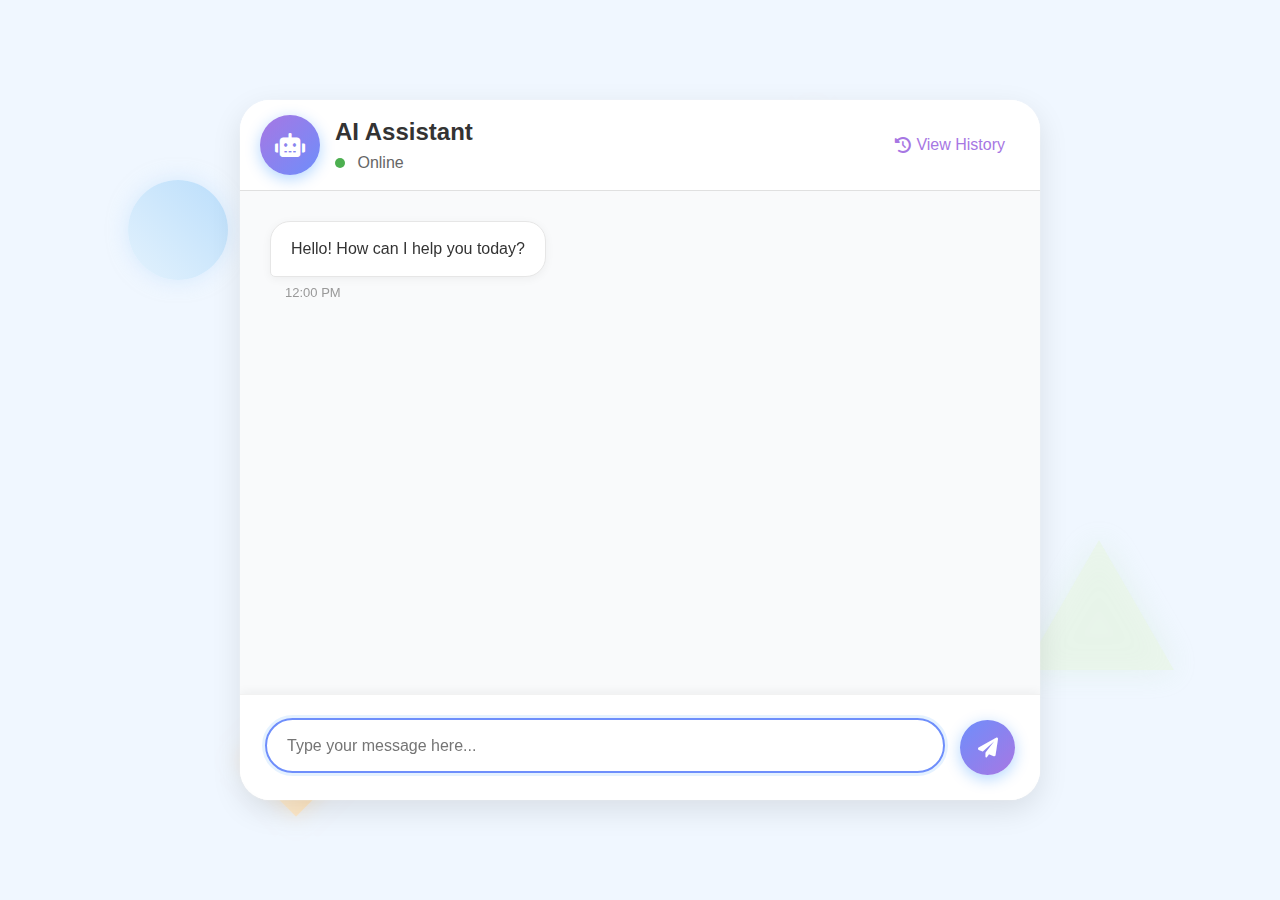
<file: index.html>
<!DOCTYPE html>
<html lang="en">
<head>
    <meta charset="UTF-8">
    <meta name="viewport" content="width=device-width, initial-scale=1.0">
    <title>Modern Chatbot</title>
    <link rel="stylesheet" href="style.css">
    <link rel="stylesheet" href="https://cdnjs.cloudflare.com/ajax/libs/font-awesome/6.0.0/css/all.min.css">
</head>
<body>
    <div class="vector-shapes">
        <div class="shape"></div> <!-- Circle -->
        <div class="shape"></div> <!-- Triangle -->
        <div class="shape"></div> <!-- Square -->
        <div class="shape"></div> <!-- Hexagon -->
        <div class="shape"></div> <!-- Star -->
        <div class="shape"></div> <!-- Diamond -->
        <div class="shape"></div> <!-- Heart -->
    </div>
    
    <div class="chat-container">
        <div class="chat-header">
            <div class="bot-info">
                <div class="bot-avatar">
                    <i class="fas fa-robot"></i>
                </div>
                <div class="bot-status">
                    <h2>AI Assistant</h2>
                    <span class="status-dot"></span>
                    <span class="status-text">Online</span>
                </div>
            </div>
            <a href="history.html" class="history-btn">
                <i class="fas fa-history"></i>
                View History
            </a>
        </div>
        
        <div class="chat-messages" id="chat-messages">
            <div class="message bot-message">
                <div class="message-content">
                    <p>Hello! How can I help you today?</p>
                </div>
                <div class="message-time">12:00 PM</div>
            </div>
        </div>

        <div class="chat-input-container">
            <div class="input-wrapper">
                <input type="text" id="user-input" placeholder="Type your message here...">
                <button id="send-button">
                    <i class="fas fa-paper-plane"></i>
                </button>
            </div>
        </div>
    </div>
    <script src="script.js"></script>
</body>
</html>
</file>
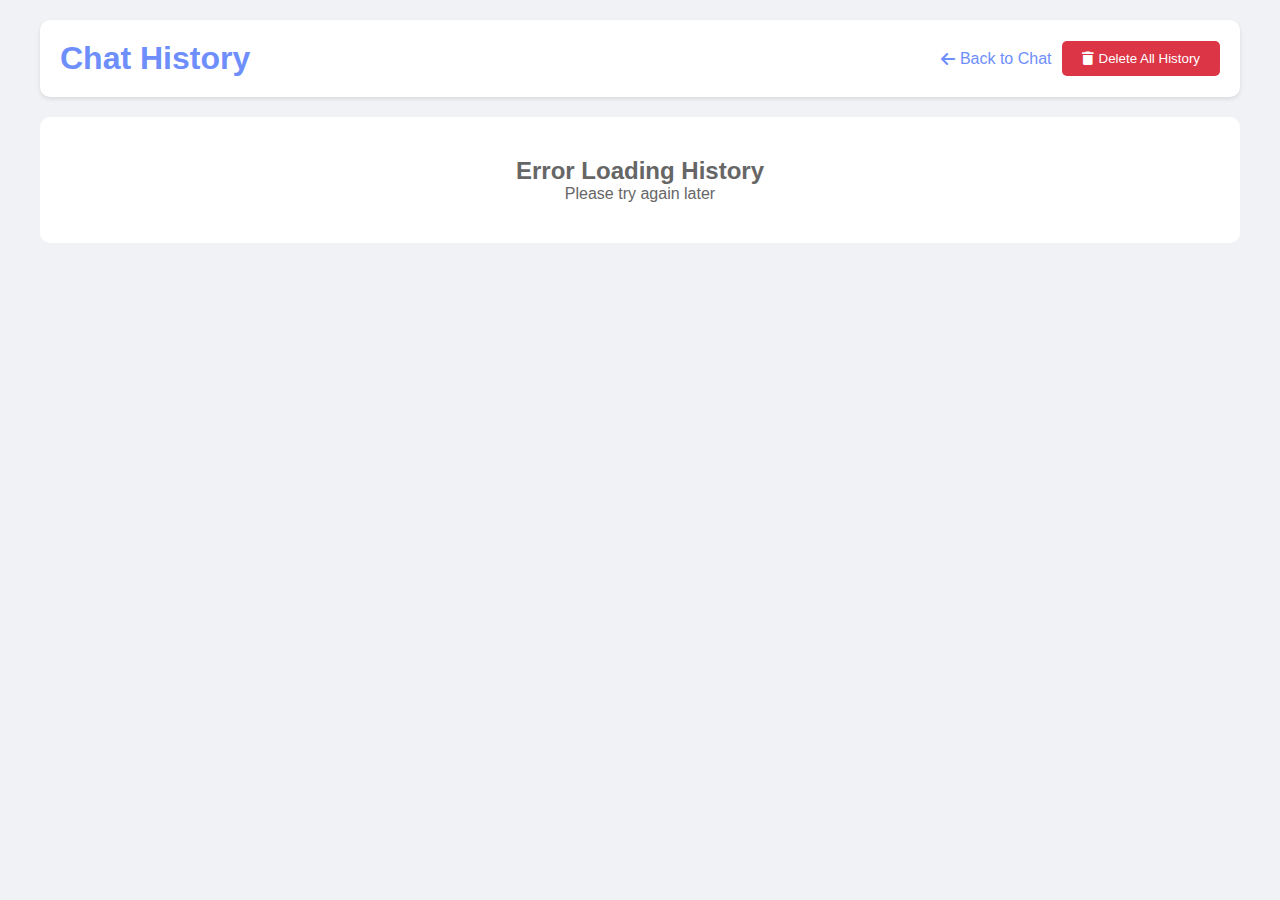
<file: history.html>
<!DOCTYPE html>
<html lang="en">
<head>
    <meta charset="UTF-8">
    <meta name="viewport" content="width=device-width, initial-scale=1.0">
    <title>Chat History</title>
    <link rel="stylesheet" href="https://cdnjs.cloudflare.com/ajax/libs/font-awesome/6.0.0/css/all.min.css">
    <style>
        * {
            margin: 0;
            padding: 0;
            box-sizing: border-box;
            font-family: 'Segoe UI', Tahoma, Geneva, Verdana, sans-serif;
        }

        body {
            background: #f0f2f5;
            min-height: 100vh;
            padding: 20px;
        }

        .container {
            max-width: 1200px;
            margin: 0 auto;
        }

        .header {
            display: flex;
            justify-content: space-between;
            align-items: center;
            margin-bottom: 20px;
            padding: 20px;
            background: white;
            border-radius: 10px;
            box-shadow: 0 2px 4px rgba(0,0,0,0.1);
        }

        .header h1 {
            color: #6e8efb;
        }

        .actions {
            display: flex;
            gap: 10px;
        }

        .btn {
            padding: 10px 20px;
            border: none;
            border-radius: 5px;
            cursor: pointer;
            font-weight: 500;
            display: flex;
            align-items: center;
            gap: 5px;
            transition: all 0.3s ease;
        }

        .btn-primary {
            background: #6e8efb;
            color: white;
        }

        .btn-danger {
            background: #dc3545;
            color: white;
        }

        .btn:hover {
            opacity: 0.9;
            transform: translateY(-1px);
        }

        .chat-list {
            display: flex;
            flex-direction: column;
            gap: 15px;
        }

        .chat-item {
            background: white;
            border-radius: 10px;
            padding: 20px;
            box-shadow: 0 2px 4px rgba(0,0,0,0.1);
            position: relative;
        }

        .chat-header {
            display: flex;
            justify-content: space-between;
            align-items: center;
            margin-bottom: 10px;
            padding-bottom: 10px;
            border-bottom: 1px solid #eee;
        }

        .timestamp {
            color: #666;
            font-size: 0.9em;
        }

        .delete-btn {
            background: none;
            border: none;
            color: #dc3545;
            cursor: pointer;
            padding: 5px;
            border-radius: 5px;
            transition: all 0.3s ease;
        }

        .delete-btn:hover {
            background: #ffebee;
        }

        .message {
            margin: 10px 0;
            padding: 10px;
            border-radius: 5px;
        }

        .user-message {
            background: #e3f2fd;
            margin-left: 20px;
        }

        .bot-message {
            background: #f5f5f5;
            margin-right: 20px;
        }

        .no-history {
            text-align: center;
            padding: 40px;
            background: white;
            border-radius: 10px;
            color: #666;
        }

        .back-btn {
            text-decoration: none;
            color: #6e8efb;
            display: flex;
            align-items: center;
            gap: 5px;
        }

        .back-btn:hover {
            text-decoration: underline;
        }
    </style>
</head>
<body>
    <div class="container">
        <div class="header">
            <h1>Chat History</h1>
            <div class="actions">
                <a href="index.html" class="back-btn">
                    <i class="fas fa-arrow-left"></i>
                    Back to Chat
                </a>
                <button class="btn btn-danger" id="deleteAllBtn">
                    <i class="fas fa-trash"></i>
                    Delete All History
                </button>
            </div>
        </div>

        <div id="chatList" class="chat-list">
            <!-- Chat history will be loaded here -->
        </div>
    </div>

    <script>
        const API_URL = 'http://localhost:8000';
        const chatList = document.getElementById('chatList');
        const deleteAllBtn = document.getElementById('deleteAllBtn');

        // Function to format timestamp
        function formatTimestamp(timestamp) {
            const date = new Date(timestamp);
            return date.toLocaleString();
        }

        // Function to create a chat item element
        function createChatItem(chat) {
            const chatItem = document.createElement('div');
            chatItem.className = 'chat-item';
            chatItem.innerHTML = `
                <div class="chat-header">
                    <span class="timestamp">${formatTimestamp(chat.timestamp)}</span>
                    <button class="delete-btn" data-id="${chat.id}">
                        <i class="fas fa-times"></i>
                    </button>
                </div>
                <div class="message user-message">
                    <strong>User:</strong> ${chat.user_input}
                </div>
                <div class="message bot-message">
                    <strong>Bot:</strong> ${chat.chatbot_response}
                </div>
            `;
            return chatItem;
        }

        // Function to load chat history
        async function loadChatHistory() {
            try {
                const response = await fetch(`${API_URL}/chat-history`);
                const data = await response.json();
                
                if (data.history.length === 0) {
                    chatList.innerHTML = `
                        <div class="no-history">
                            <i class="fas fa-history" style="font-size: 48px; margin-bottom: 20px;"></i>
                            <h2>No Chat History</h2>
                            <p>Your chat history will appear here</p>
                        </div>
                    `;
                    return;
                }

                chatList.innerHTML = '';
                data.history.forEach(chat => {
                    chatList.appendChild(createChatItem(chat));
                });

                // Add event listeners to delete buttons
                document.querySelectorAll('.delete-btn').forEach(btn => {
                    btn.addEventListener('click', async (e) => {
                        const chatId = e.currentTarget.dataset.id;
                        if (confirm('Are you sure you want to delete this chat?')) {
                            await deleteChat(chatId);
                        }
                    });
                });
            } catch (error) {
                console.error('Error loading chat history:', error);
                chatList.innerHTML = `
                    <div class="no-history">
                        <h2>Error Loading History</h2>
                        <p>Please try again later</p>
                    </div>
                `;
            }
        }

        // Function to delete a single chat
        async function deleteChat(chatId) {
            try {
                const response = await fetch(`${API_URL}/chat/${chatId}`, {
                    method: 'DELETE'
                });
                
                if (response.ok) {
                    loadChatHistory(); // Reload the history
                } else {
                    alert('Failed to delete chat');
                }
            } catch (error) {
                console.error('Error deleting chat:', error);
                alert('Error deleting chat');
            }
        }

        // Function to delete all chat history
        async function deleteAllHistory() {
            if (confirm('Are you sure you want to delete all chat history? This action cannot be undone.')) {
                try {
                    const response = await fetch(`${API_URL}/chat-history`, {
                        method: 'DELETE'
                    });
                    
                    if (response.ok) {
                        loadChatHistory(); // Reload the history
                    } else {
                        alert('Failed to delete all history');
                    }
                } catch (error) {
                    console.error('Error deleting all history:', error);
                    alert('Error deleting all history');
                }
            }
        }

        // Add event listener to delete all button
        deleteAllBtn.addEventListener('click', deleteAllHistory);

        // Load chat history when page loads
        loadChatHistory();
    </script>
</body>
</html>
</file>
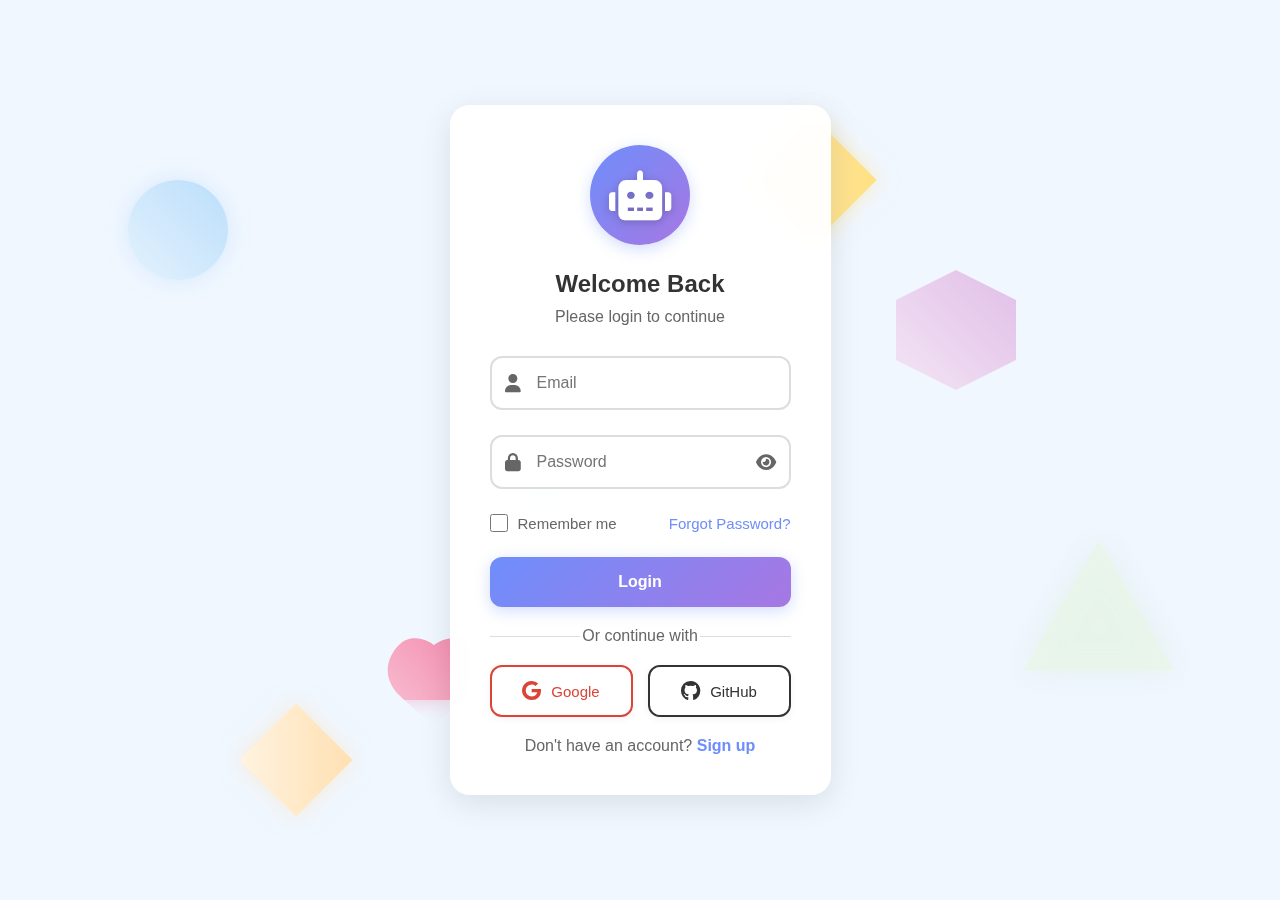
<file: login.html>
<!DOCTYPE html>
<html lang="en">
<head>
    <meta charset="UTF-8">
    <meta name="viewport" content="width=device-width, initial-scale=1.0">
    <title>Login - Modern Chatbot</title>
    <link rel="stylesheet" href="style.css">
    <link rel="stylesheet" href="https://cdnjs.cloudflare.com/ajax/libs/font-awesome/6.0.0/css/all.min.css">
</head>
<body>
    <div class="vector-shapes">
        <div class="shape"></div>
        <div class="shape"></div>
        <div class="shape"></div>
        <div class="shape"></div>
        <div class="shape"></div>
        <div class="shape"></div>
        <div class="shape"></div>
    </div>

    <div class="login-container">
        <div class="login-box">
            <div class="login-header">
                <div class="bot-avatar">
                    <i class="fas fa-robot"></i>
                </div>
                <h2>Welcome Back</h2>
                <p>Please login to continue</p>
            </div>
            
            <form id="login-form" class="login-form">
                <div class="input-group">
                    <i class="fas fa-user"></i>
                    <input type="email" id="email" placeholder="Email" required>
                    <div class="error-message"></div>
                </div>
                
                <div class="input-group">
                    <i class="fas fa-lock"></i>
                    <input type="password" id="password" placeholder="Password" required>
                    <i class="fas fa-eye toggle-password"></i>
                    <div class="error-message"></div>
                </div>
                
                <div class="remember-forgot">
                    <label>
                        <input type="checkbox" id="remember">
                        Remember me
                    </label>
                    <a href="#" class="forgot-password">Forgot Password?</a>
                </div>
                
                <button type="submit" class="login-btn">
                    <span class="btn-text">Login</span>
                    <div class="spinner"></div>
                </button>

                <div class="social-login">
                    <p>Or continue with</p>
                    <div class="social-buttons">
                        <button type="button" class="social-btn google">
                            <i class="fab fa-google"></i>
                            Google
                        </button>
                        <button type="button" class="social-btn github">
                            <i class="fab fa-github"></i>
                            GitHub
                        </button>
                    </div>
                </div>
            </form>
            
            <div class="login-footer">
                <p>Don't have an account? <a href="signup.html" class="signup-link">Sign up</a></p>
            </div>
        </div>
    </div>

    <!-- Toast Notification -->
    <div class="toast" id="toast"></div>

    <script src="login.js"></script>
</body>
</html>
</file>
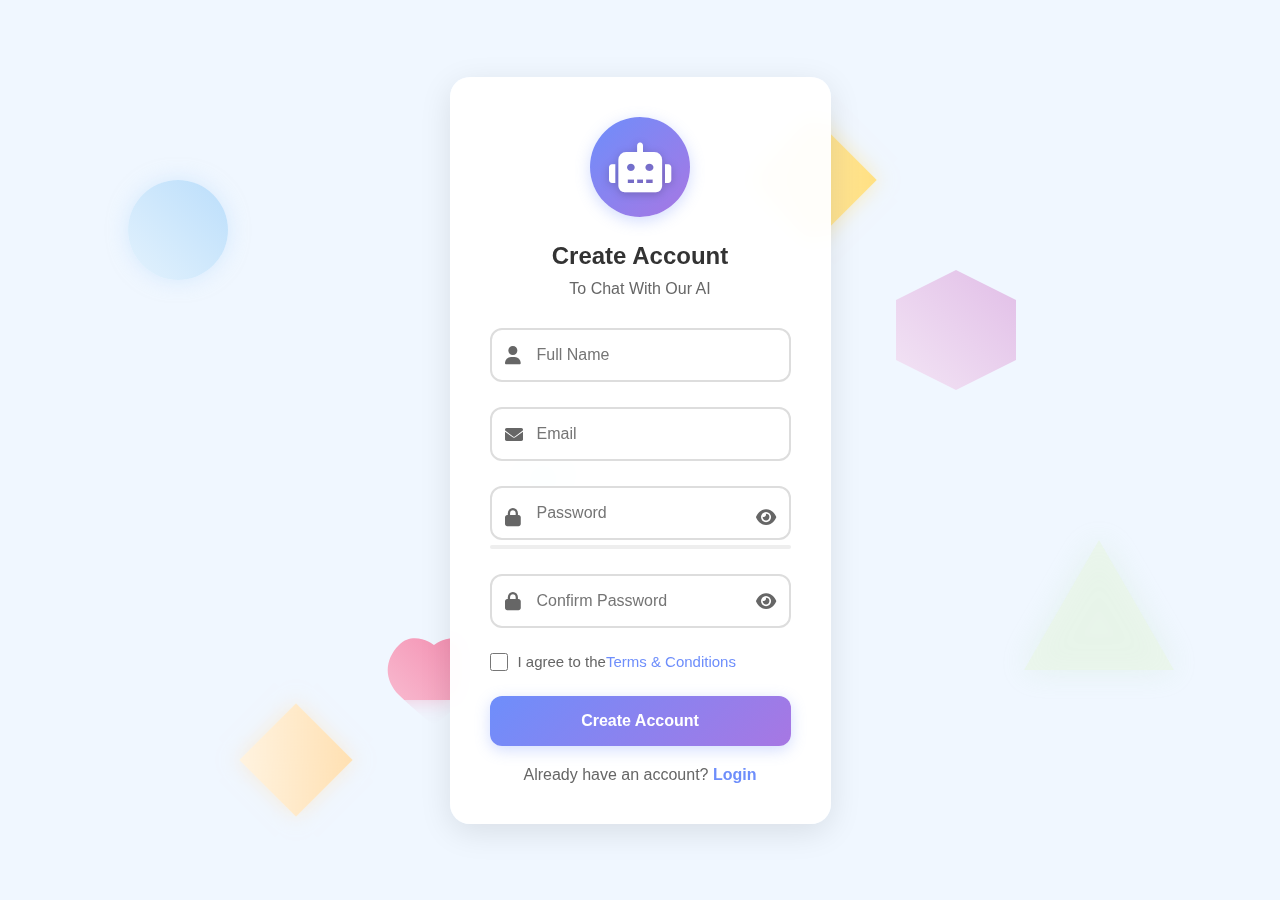
<file: signup.html>
<!DOCTYPE html>
<html lang="en">
<head>
    <meta charset="UTF-8">
    <meta name="viewport" content="width=device-width, initial-scale=1.0">
    <title>Sign Up - Modern Chatbot</title>
    <link rel="stylesheet" href="style.css">
    <link rel="stylesheet" href="https://cdnjs.cloudflare.com/ajax/libs/font-awesome/6.0.0/css/all.min.css">
</head>
<body>
    <div class="vector-shapes">
        <div class="shape"></div>
        <div class="shape"></div>
        <div class="shape"></div>
        <div class="shape"></div>
        <div class="shape"></div>
        <div class="shape"></div>
        <div class="shape"></div>
    </div>

    <div class="login-container">
        <div class="login-box">
            <div class="login-header">
                <div class="bot-avatar">
                    <i class="fas fa-robot"></i>
                </div>
                <h2>Create Account</h2>
                <p>To Chat With Our AI</p>
            </div>
            
            <form id="signup-form" class="login-form">
                <div class="input-group">
                    <i class="fas fa-user"></i>
                    <input type="text" id="fullname" placeholder="Full Name" required>
                    <div class="error-message"></div>
                </div>

                <div class="input-group">
                    <i class="fas fa-envelope"></i>
                    <input type="email" id="email" placeholder="Email" required>
                    <div class="error-message"></div>
                </div>
                
                <div class="input-group">
                    <i class="fas fa-lock"></i>
                    <input type="password" id="password" placeholder="Password" required>
                    <i class="fas fa-eye toggle-password"></i>
                    <div class="error-message"></div>
                </div>

                <div class="input-group">
                    <i class="fas fa-lock"></i>
                    <input type="password" id="confirm-password" placeholder="Confirm Password" required>
                    <i class="fas fa-eye toggle-password"></i>
                    <div class="error-message"></div>
                </div>
                
                <div class="terms-checkbox">
                    <label>
                        <input type="checkbox" id="terms" required>
                        I agree to the <a href="#" class="terms-link">Terms & Conditions</a>
                    </label>
                </div>
                
                <button type="submit" class="login-btn">
                    <span class="btn-text">Create Account</span>
                    <div class="spinner"></div>
                </button>

                <div class="social-login">
                </div>
            </form>
            
            <div class="login-footer">
                <p>Already have an account? <a href="login.html" class="signup-link">Login</a></p>
            </div>
        </div>
    </div>

    <!-- Toast Notification -->
    <div class="toast" id="toast"></div>

    <script src="signup.js"></script>
</body>
</html>
</file>
<file: style.css>
* {
    margin: 0;
    padding: 0;
    box-sizing: border-box;
    font-family: 'Segoe UI', Tahoma, Geneva, Verdana, sans-serif;
}

body {
    min-height: 100vh;
    display: flex;
    justify-content: center;
    align-items: center;
    background: #f0f7ff;
    position: relative;
    overflow: hidden;
}

/* Enhanced Vector Shapes */
.vector-shapes {
    position: fixed;
    top: 0;
    left: 0;
    width: 100%;
    height: 100%;
    z-index: 0;
    pointer-events: none;
}

.shape {
    position: absolute;
    background: rgba(255, 255, 255, 0.8);
    animation: float 15s infinite;
    filter: blur(0.5px);
    transition: all 0.3s ease;
}

.shape:hover {
    transform: scale(1.2);
    filter: blur(0);
}

/* Circle with glow effect */
.shape:nth-child(1) {
    width: 100px;
    height: 100px;
    top: 20%;
    left: 10%;
    animation-delay: 0s;
    background: linear-gradient(45deg, #e3f2fd, #bbdefb);
    border-radius: 50%;
    box-shadow: 0 0 20px rgba(187, 222, 251, 0.5);
}

/* Triangle with enhanced animation */
.shape:nth-child(2) {
    width: 0;
    height: 0;
    top: 60%;
    left: 80%;
    animation-delay: -2s;
    background: transparent;
    border-left: 75px solid transparent;
    border-right: 75px solid transparent;
    border-bottom: 130px solid rgba(232, 245, 233, 0.8);
    filter: drop-shadow(0 0 15px rgba(200, 230, 201, 0.4));
}

/* Square with rotation */
.shape:nth-child(3) {
    width: 80px;
    height: 80px;
    top: 80%;
    left: 20%;
    animation-delay: -4s;
    background: linear-gradient(45deg, #fff3e0, #ffe0b2);
    transform: rotate(45deg);
    box-shadow: 0 0 20px rgba(255, 224, 178, 0.5);
}

/* Hexagon with pulse effect */
.shape:nth-child(4) {
    width: 120px;
    height: 120px;
    top: 30%;
    left: 70%;
    animation-delay: -6s;
    background: linear-gradient(45deg, #f3e5f5, #e1bee7);
    clip-path: polygon(50% 0%, 100% 25%, 100% 75%, 50% 100%, 0% 75%, 0% 25%);
    box-shadow: 0 0 25px rgba(225, 190, 231, 0.5);
    animation: float 15s infinite, pulse 3s infinite;
}

/* Star with twinkle effect */
.shape:nth-child(5) {
    width: 60px;
    height: 60px;
    top: 50%;
    left: 40%;
    animation-delay: -8s;
    background: linear-gradient(45deg, #e0f7fa, #b2ebf2);
    clip-path: polygon(50% 0%, 61% 35%, 98% 35%, 68% 57%, 79% 91%, 50% 70%, 21% 91%, 32% 57%, 2% 35%, 39% 35%);
    box-shadow: 0 0 20px rgba(178, 235, 242, 0.5);
    animation: floatStar 12s infinite, twinkle 2s infinite;
}

/* Diamond with shine effect */
.shape:nth-child(6) {
    width: 90px;
    height: 90px;
    top: 15%;
    left: 60%;
    animation-delay: -3s;
    background: linear-gradient(45deg, #ffecb3, #ffe082);
    transform: rotate(45deg);
    box-shadow: 0 0 20px rgba(255, 224, 130, 0.5);
    animation: float 15s infinite, shine 4s infinite;
}

/* Heart with beat effect */
.shape:nth-child(7) {
    width: 70px;
    height: 70px;
    top: 70%;
    left: 30%;
    animation-delay: -5s;
    background: linear-gradient(45deg, #f8bbd0, #f48fb1);
    clip-path: path('M50,15 C50,15 70,0 85,15 C100,30 100,50 85,65 C70,80 50,95 50,95 C50,95 30,80 15,65 C0,50 0,30 15,15 C30,0 50,15 50,15 Z');
    box-shadow: 0 0 20px rgba(244, 143, 177, 0.5);
    animation: float 15s infinite, heartbeat 1.5s infinite;
}

@keyframes float {
    0% {
        transform: translate(0, 0) rotate(0deg) scale(1);
    }
    33% {
        transform: translate(30px, -50px) rotate(120deg) scale(1.1);
    }
    66% {
        transform: translate(-20px, 20px) rotate(240deg) scale(0.9);
    }
    100% {
        transform: translate(0, 0) rotate(360deg) scale(1);
    }
}

/* Special animation for triangle */
.shape:nth-child(2) {
    animation: floatTriangle 20s infinite;
}

@keyframes floatTriangle {
    0% {
        transform: translate(0, 0) rotate(0deg) scale(1);
    }
    25% {
        transform: translate(40px, -30px) rotate(90deg) scale(1.2);
    }
    50% {
        transform: translate(0, 40px) rotate(180deg) scale(0.8);
    }
    75% {
        transform: translate(-40px, -30px) rotate(270deg) scale(1.1);
    }
    100% {
        transform: translate(0, 0) rotate(360deg) scale(1);
    }
}

/* Special animation for star */
.shape:nth-child(5) {
    animation: floatStar 12s infinite;
}

@keyframes floatStar {
    0% {
        transform: translate(0, 0) rotate(0deg) scale(1);
    }
    50% {
        transform: translate(20px, -40px) rotate(180deg) scale(1.3);
    }
    100% {
        transform: translate(0, 0) rotate(360deg) scale(1);
    }
}

/* Enhanced Chat Container */
.chat-container {
    width: 100%;
    max-width: 800px;
    height: 700px;
    background: rgba(255, 255, 255, 0.95);
    border-radius: 30px;
    box-shadow: 0 10px 30px rgba(0, 0, 0, 0.1),
                0 0 0 1px rgba(255, 255, 255, 0.2);
    display: flex;
    flex-direction: column;
    overflow: hidden;
    animation: fadeIn 0.5s ease-out;
    backdrop-filter: blur(10px);
    position: relative;
    z-index: 1;
    transition: transform 0.3s ease, box-shadow 0.3s ease;
}

.chat-container:hover {
    transform: translateY(-5px);
    box-shadow: 0 15px 40px rgba(0, 0, 0, 0.15),
                0 0 0 1px rgba(255, 255, 255, 0.3);
}

/* Enhanced Header */
.chat-header {
    background: #ffffff;
    padding: 15px 20px;
    border-bottom: 1px solid #e0e0e0;
    display: flex;
    justify-content: space-between;
    align-items: center;
}

.bot-info {
    display: flex;
    align-items: center;
    gap: 15px;
}

.bot-avatar {
    width: 60px;
    height: 60px;
    background: linear-gradient(135deg, #a777e3 0%, #6e8efb 100%);
    border-radius: 50%;
    display: flex;
    align-items: center;
    justify-content: center;
    color: white;
    font-size: 24px;
    box-shadow: 0 4px 15px rgba(0, 123, 255, 0.3);
    animation: pulse 2s infinite;
    transition: transform 0.3s ease;
}

.bot-avatar:hover {
    transform: scale(1.1) rotate(5deg);
}

.bot-status h2 {
    font-size: 24px;
    color: #333;
    margin-bottom: 8px;
    font-weight: 600;
}

.status-dot {
    display: inline-block;
    width: 10px;
    height: 10px;
    background: #4CAF50;
    border-radius: 50%;
    margin-right: 8px;
    animation: blink 2s infinite;
}

@keyframes blink {
    0% { opacity: 1; }
    50% { opacity: 0.5; }
    100% { opacity: 1; }
}

.status-text {
    color: #666;
    font-size: 16px;
}

.chat-messages {
    flex: 1;
    padding: 30px;
    overflow-y: auto;
    background: rgba(248, 249, 250, 0.8);
    backdrop-filter: blur(5px);
}

.message {
    margin-bottom: 25px;
    display: flex;
    flex-direction: column;
    animation: slideIn 0.3s ease-out;
    transition: transform 0.3s ease;
}

.message:hover {
    transform: translateX(5px);
}

.message-content {
    max-width: 70%;
    padding: 15px 20px;
    border-radius: 20px;
    font-size: 16px;
    line-height: 1.5;
    box-shadow: 0 2px 10px rgba(0, 0, 0, 0.05);
    transition: transform 0.3s ease, box-shadow 0.3s ease;
}

.message-content:hover {
    transform: translateY(-2px);
    box-shadow: 0 4px 15px rgba(0, 0, 0, 0.1);
}

.message-time {
    font-size: 13px;
    color: #999;
    margin-top: 8px;
    margin-left: 15px;
}

.bot-message {
    align-items: flex-start;
}

.bot-message .message-content {
    background: #ffffff;
    color: #333;
    border-bottom-left-radius: 5px;
    border: 1px solid #e6e6e6;
}

.user-message {
    align-items: flex-end;
}

.user-message .message-content {
    background: linear-gradient(135deg, #a777e3 0%, #6e8efb 100%);
    color: white;
    border-bottom-right-radius: 5px;
}

/* Enhanced Input Area */
.chat-input-container {
    padding: 25px;
    background: rgba(255, 255, 255, 0.9);
    border-top: 1px solid rgba(230, 230, 230, 0.5);
    box-shadow: 0 -2px 10px rgba(0, 0, 0, 0.05);
    backdrop-filter: blur(5px);
}

.input-wrapper {
    display: flex;
    gap: 15px;
}

#user-input {
    flex: 1;
    padding: 15px 20px;
    border: 2px solid #e6e6e6;
    border-radius: 30px;
    outline: none;
    font-size: 16px;
    transition: all 0.3s ease;
    background: rgba(255, 255, 255, 0.9);
}

#user-input:focus {
    border-color: #6e8efb;
    box-shadow: 0 0 0 3px rgba(0, 123, 255, 0.1);
    transform: translateY(-2px);
}

#send-button {
    width: 55px;
    height: 55px;
    border: none;
    border-radius: 50%;
    background: linear-gradient(135deg, #6e8efb 0%, #a777e3 100%);
    color: white;
    cursor: pointer;
    display: flex;
    align-items: center;
    justify-content: center;
    transition: all 0.3s ease;
    font-size: 20px;
    box-shadow: 0 4px 15px rgba(0, 123, 255, 0.3);
}

#send-button:hover {
    transform: scale(1.1) rotate(5deg);
    box-shadow: 0 6px 20px rgba(0, 123, 255, 0.4);
}

#send-button:active {
    transform: scale(0.95);
}

/* New Animations */
@keyframes pulse {
    0% { transform: scale(1); }
    50% { transform: scale(1.05); }
    100% { transform: scale(1); }
}

@keyframes twinkle {
    0%, 100% { opacity: 1; }
    50% { opacity: 0.6; }
}

@keyframes shine {
    0% { filter: brightness(1); }
    50% { filter: brightness(1.3); }
    100% { filter: brightness(1); }
}

@keyframes heartbeat {
    0% { transform: scale(1); }
    25% { transform: scale(1.1); }
    50% { transform: scale(1); }
    75% { transform: scale(1.1); }
    100% { transform: scale(1); }
}

/* Enhanced Scrollbar */
.chat-messages::-webkit-scrollbar {
    width: 8px;
}

.chat-messages::-webkit-scrollbar-track {
    background: rgba(241, 241, 241, 0.5);
    border-radius: 4px;
}

.chat-messages::-webkit-scrollbar-thumb {
    background: rgba(136, 136, 136, 0.5);
    border-radius: 4px;
    transition: background 0.3s ease;
}

.chat-messages::-webkit-scrollbar-thumb:hover {
    background: rgba(85, 85, 85, 0.7);
}

/* Typing indicator animation */
.typing-indicator {
    display: flex;
    gap: 5px;
    padding: 10px 15px;
    background: #ffffff;
    border-radius: 20px;
    width: fit-content;
    margin-bottom: 20px;
}

.typing-dot {
    width: 8px;
    height: 8px;
    background: #a777e3;
    border-radius: 50%;
    animation: typingAnimation 1.4s infinite;
}

.typing-dot:nth-child(2) { animation-delay: 0.2s; }
.typing-dot:nth-child(3) { animation-delay: 0.4s; }

@keyframes typingAnimation {
    0%, 60%, 100% { transform: translateY(0); }
    30% { transform: translateY(-5px); }
}

.history-btn {
    text-decoration: none;
    color: #a777e3;
    display: flex;
    align-items: center;
    gap: 5px;
    padding: 8px 15px;
    border-radius: 5px;
    transition: all 0.3s ease;
    margin-left: auto;
}

.history-btn:hover {
    background: rgba(26, 115, 232, 0.1);
}

/* Login Page Styles */
.login-container {
    display: flex;
    justify-content: center;
    align-items: center;
    min-height: 100vh;
    padding: 20px;
}

.login-box {
    background: rgba(255, 255, 255, 0.95);
    border-radius: 20px;
    box-shadow: 0 8px 32px rgba(0, 0, 0, 0.1);
    padding: 40px;
    width: 100%;
    max-width: 500px;
    backdrop-filter: blur(10px);
}

.login-header {
    text-align: center;
    margin-bottom: 30px;
}

.login-header .bot-avatar {
    width: 100px;
    height: 100px;
    margin: 0 auto 25px;
    background: linear-gradient(135deg, #6e8efb, #a777e3);
    border-radius: 50%;
    display: flex;
    align-items: center;
    justify-content: center;
    box-shadow: 0 4px 15px rgba(110, 142, 251, 0.3);
    transition: transform 0.3s ease;
}

.login-header .bot-avatar:hover {
    transform: scale(1.05);
}

.login-header .bot-avatar i {
    font-size: 50px;
    color: white;
    filter: drop-shadow(0 2px 4px rgba(0, 0, 0, 0.2));
}

.login-header h2 {
    color: #333;
    margin-bottom: 10px;
    font-size: 24px;
}

.login-header p {
    color: #666;
    font-size: 16px;
}

.login-form .input-group {
    position: relative;
    margin-bottom: 25px;
}

.login-form .input-group i {
    position: absolute;
    left: 15px;
    top: 50%;
    transform: translateY(-50%);
    color: #666;
    font-size: 18px;
    transition: all 0.3s ease;
}

.login-form input[type="email"],
.login-form input[type="password"] {
    width: 100%;
    padding: 16px 45px;
    border: 2px solid #ddd;
    border-radius: 12px;
    font-size: 16px;
    transition: all 0.3s ease;
    background: rgba(255, 255, 255, 0.9);
}

.login-form input:focus {
    border-color: #6e8efb;
    box-shadow: 0 0 0 4px rgba(110, 142, 251, 0.15);
    outline: none;
    background: white;
}

.remember-forgot {
    display: flex;
    justify-content: space-between;
    align-items: center;
    margin: 25px 0;
    font-size: 15px;
}

.remember-forgot label {
    display: flex;
    align-items: center;
    color: #666;
    cursor: pointer;
    transition: color 0.3s ease;
}

.remember-forgot label:hover {
    color: #333;
}

.remember-forgot input[type="checkbox"] {
    margin-right: 10px;
    width: 18px;
    height: 18px;
    cursor: pointer;
}

.forgot-password {
    color: #6e8efb;
    text-decoration: none;
    transition: color 0.3s ease;
}

.forgot-password:hover {
    color: #a777e3;
}

.login-btn {
    width: 100%;
    padding: 16px;
    background: linear-gradient(135deg, #6e8efb, #a777e3);
    border: none;
    border-radius: 12px;
    color: white;
    font-size: 16px;
    font-weight: 600;
    cursor: pointer;
    transition: all 0.3s ease;
    display: flex;
    align-items: center;
    justify-content: center;
    gap: 10px;
    box-shadow: 0 4px 15px rgba(110, 142, 251, 0.3);
}

.login-btn:hover {
    transform: translateY(-2px);
    box-shadow: 0 6px 20px rgba(110, 142, 251, 0.4);
}

.login-btn:active {
    transform: translateY(0);
}

.login-btn i {
    font-size: 18px;
}

.login-footer {
    text-align: center;
    margin-top: 20px;
    color: #666;
}

.signup-link {
    color: #6e8efb;
    text-decoration: none;
    font-weight: 600;
    transition: color 0.3s ease;
}

.signup-link:hover {
    color: #a777e3;
}

/* Responsive adjustments */
@media (max-width: 480px) {
    .login-box {
        padding: 30px 20px;
        max-width: 100%;
        margin: 0 15px;
    }
    
    .login-header .bot-avatar {
        width: 80px;
        height: 80px;
    }
    
    .login-header .bot-avatar i {
        font-size: 40px;
    }
    
    .social-buttons {
        flex-direction: column;
    }
    
    .social-btn {
        width: 100%;
    }
}

/* Signup Page Additional Styles */
.terms-checkbox {
    margin: 25px 0;
    font-size: 15px;
}

.terms-checkbox label {
    display: flex;
    align-items: center;
    color: #666;
    cursor: pointer;
    transition: color 0.3s ease;
}

.terms-checkbox label:hover {
    color: #333;
}

.terms-checkbox input[type="checkbox"] {
    margin-right: 10px;
    width: 18px;
    height: 18px;
    cursor: pointer;
}

.terms-link {
    color: #6e8efb;
    text-decoration: none;
    transition: color 0.3s ease;
}

.terms-link:hover {
    color: #a777e3;
    text-decoration: underline;
}

/* Password strength indicator */
.password-strength {
    height: 4px;
    margin-top: 5px;
    border-radius: 2px;
    background: #eee;
    overflow: hidden;
}

.password-strength-bar {
    height: 100%;
    width: 0;
    transition: width 0.3s ease, background-color 0.3s ease;
}

.password-strength-bar.weak {
    width: 33.33%;
    background-color: #ff4444;
}

.password-strength-bar.medium {
    width: 66.66%;
    background-color: #ffbb33;
}

.password-strength-bar.strong {
    width: 100%;
    background-color: #00C851;
}

/* Error message styling */
.error-message {
    color: #ff4444;
    font-size: 12px;
    margin-top: 5px;
    display: none;
}

.input-group.error input {
    border-color: #ff4444;
}

.input-group.error .error-message {
    display: block;
}

/* Enhanced Input Styles */
.input-group {
    position: relative;
    margin-bottom: 25px;
}

.input-group i {
    position: absolute;
    left: 15px;
    top: 50%;
    transform: translateY(-50%);
    color: #666;
    font-size: 18px;
    transition: all 0.3s ease;
}

.input-group input:focus + i {
    color: #6e8efb;
}

.input-group i.toggle-password {
    left: auto;
    right: 15px;
    font-size: 18px;
    cursor: pointer;
    transition: all 0.3s ease;
}

.input-group i.toggle-password:hover {
    color: #6e8efb;
    transform: translateY(-50%) scale(1.1);
}

.input-group input {
    width: 100%;
    padding: 16px 45px;
    border: 2px solid #ddd;
    border-radius: 12px;
    font-size: 16px;
    transition: all 0.3s ease;
    background: rgba(255, 255, 255, 0.9);
}

.input-group input:focus {
    border-color: #6e8efb;
    box-shadow: 0 0 0 4px rgba(110, 142, 251, 0.15);
    outline: none;
    background: white;
}

/* Loading Spinner */
.spinner {
    width: 20px;
    height: 20px;
    border: 3px solid #ffffff;
    border-top: 3px solid transparent;
    border-radius: 50%;
    display: none;
    animation: spin 1s linear infinite;
}

@keyframes spin {
    0% { transform: rotate(0deg); }
    100% { transform: rotate(360deg); }
}

.login-btn.loading .btn-text {
    display: none;
}

.login-btn.loading .spinner {
    display: block;
}

/* Social Login */
.social-login {
    margin-top: 20px;
    text-align: center;
}

.social-login p {
    color: #666;
    margin-bottom: 15px;
    position: relative;
}

.social-login p::before,
.social-login p::after {
    content: "";
    position: absolute;
    top: 50%;
    width: 30%;
    height: 1px;
    background: #ddd;
}

.social-login p::before {
    left: 0;
}

.social-login p::after {
    right: 0;
}

.social-buttons {
    display: flex;
    gap: 15px;
    justify-content: center;
    margin-top: 20px;
}

.social-btn {
    flex: 1;
    padding: 14px;
    border: 2px solid #ddd;
    border-radius: 12px;
    background: white;
    color: #333;
    font-size: 15px;
    cursor: pointer;
    transition: all 0.3s ease;
    display: flex;
    align-items: center;
    justify-content: center;
    gap: 10px;
    box-shadow: 0 2px 8px rgba(0, 0, 0, 0.05);
}

.social-btn:hover {
    background: #f5f5f5;
    transform: translateY(-2px);
    box-shadow: 0 4px 12px rgba(0, 0, 0, 0.1);
}

.social-btn i {
    font-size: 20px;
    transition: transform 0.3s ease;
}

.social-btn:hover i {
    transform: scale(1.1);
}

.social-btn.google {
    color: #DB4437;
    border-color: #DB4437;
}

.social-btn.github {
    color: #333;
    border-color: #333;
}

/* Toast Notification */
.toast {
    position: fixed;
    bottom: 20px;
    right: 20px;
    background: #333;
    color: white;
    padding: 15px 25px;
    border-radius: 10px;
    box-shadow: 0 4px 12px rgba(0, 0, 0, 0.15);
    display: none;
    z-index: 1000;
    animation: slideIn 0.3s ease;
}

@keyframes slideIn {
    from {
        transform: translateX(100%);
        opacity: 0;
    }
    to {
        transform: translateX(0);
        opacity: 1;
    }
}

.toast.success {
    background: #00C851;
}

.toast.error {
    background: #ff4444;
}

/* Enhanced Error Messages */
.error-message {
    color: #ff4444;
    font-size: 12px;
    margin-top: 5px;
    display: none;
    animation: fadeIn 0.3s ease;
}

@keyframes fadeIn {
    from { opacity: 0; }
    to { opacity: 1; }
}

.input-group.error input {
    border-color: #ff4444;
    animation: shake 0.5s ease;
}

@keyframes shake {
    0%, 100% { transform: translateX(0); }
    25% { transform: translateX(-5px); }
    75% { transform: translateX(5px); }
}

/* Responsive Adjustments */
@media (max-width: 480px) {
    .social-buttons {
        flex-direction: column;
    }
    
    .social-btn {
        width: 100%;
    }
}
</file>
